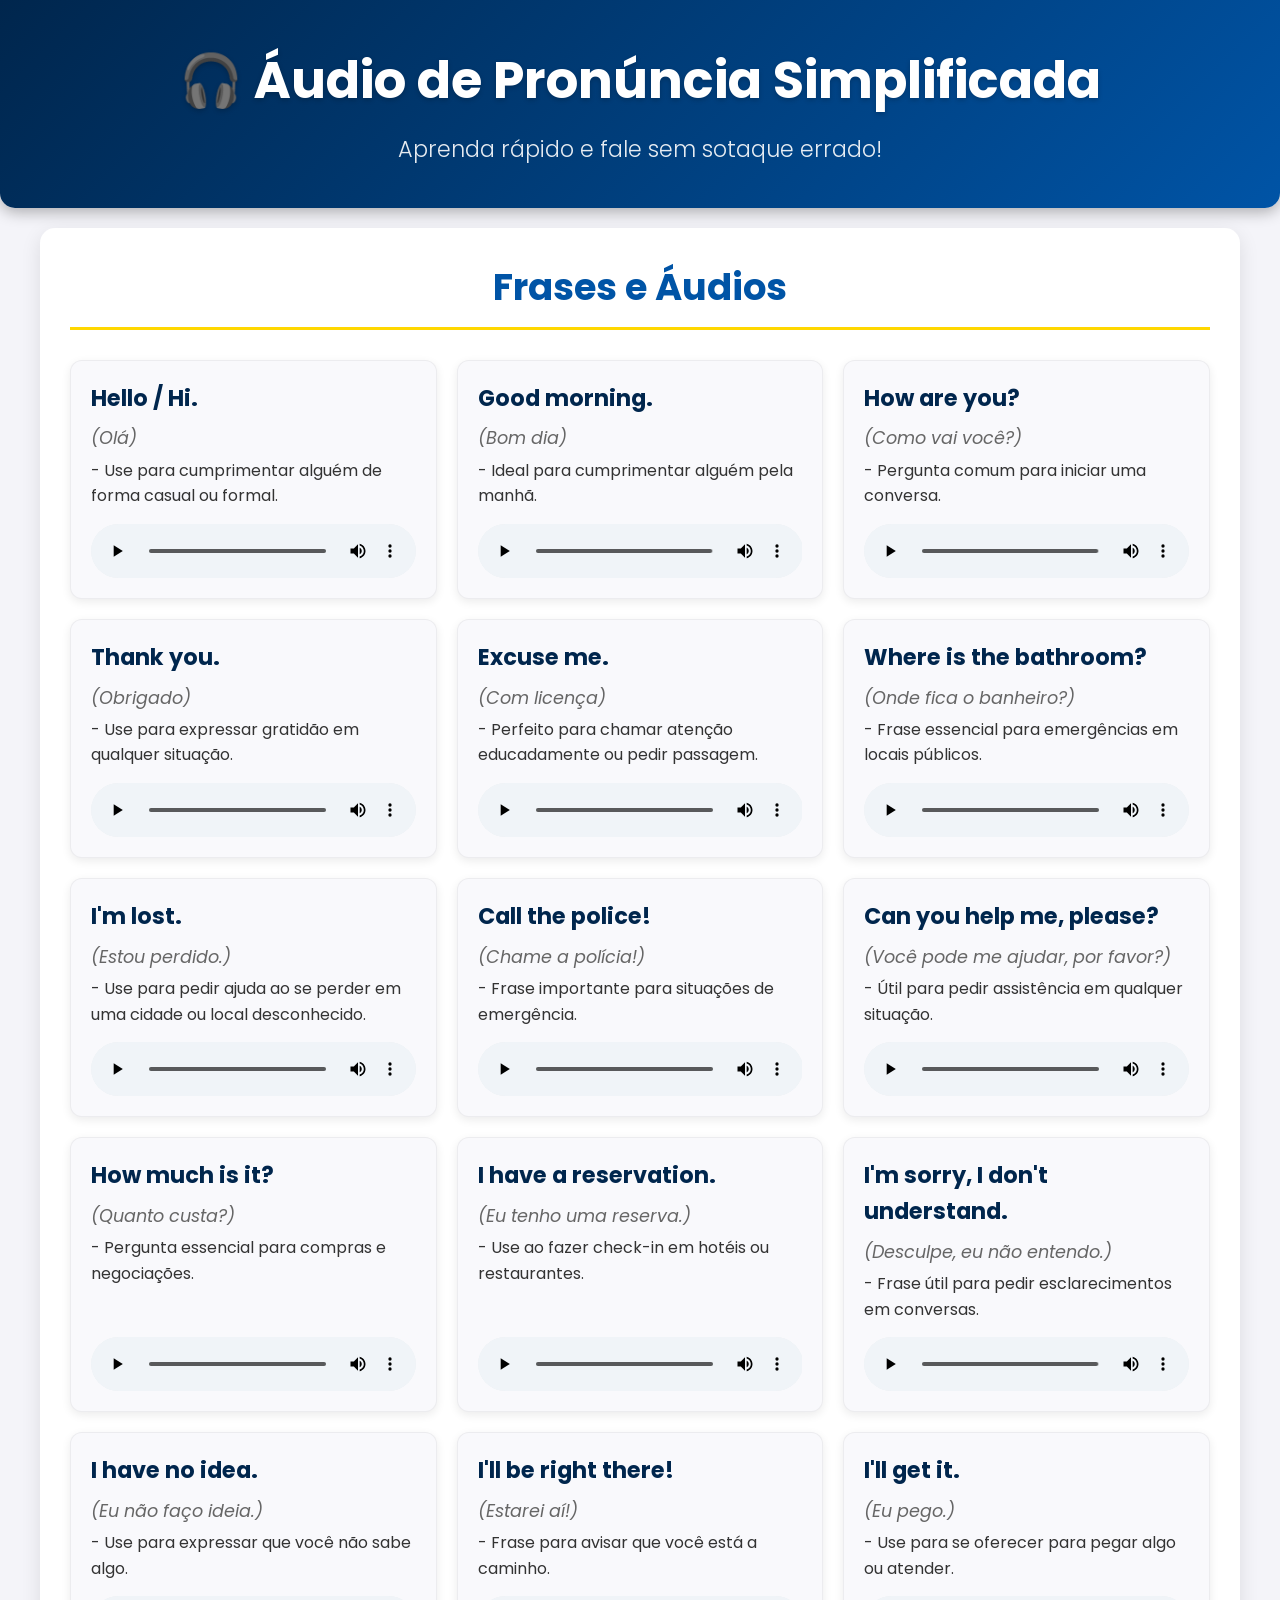
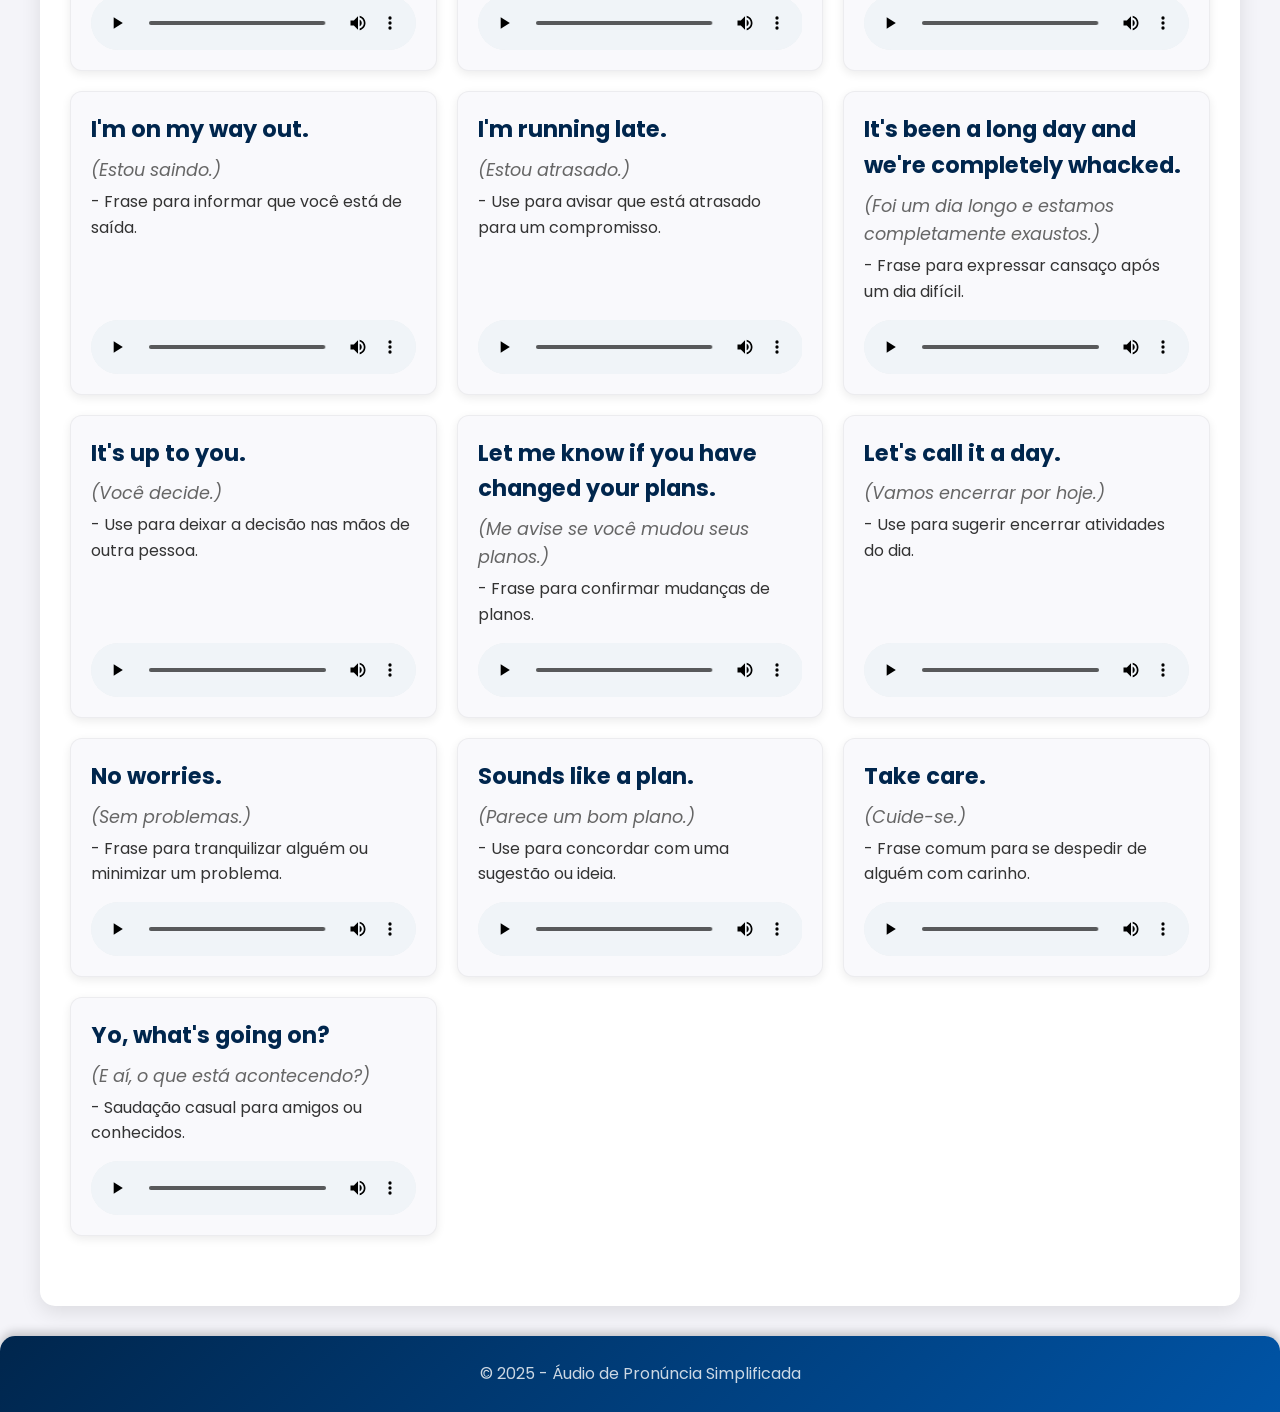
<file: bonus1.html>
<!DOCTYPE html>
<html lang="pt-BR">
<head>
    <meta charset="UTF-8">
    <meta name="viewport" content="width=device-width, initial-scale=1.0">
    <title>🎧 Áudio de Pronúncia Simplificada</title>
    <link rel="stylesheet" href="bonus1.css">
</head>
<body>
    <header>
        <h1>🎧 Áudio de Pronúncia Simplificada</h1>
        <p>Aprenda rápido e fale sem sotaque errado!</p>
    </header>
    <main>
        <section>
            <h2>Frases e Áudios</h2>
            <ul>
                <li>
                    <p><strong>Hello / Hi.</strong> <em>(Olá)</em> - Use para cumprimentar alguém de forma casual ou formal.</p>
                    <audio controls>
                        <source src="pronunciation_en_hello (1).mp3" type="audio/mpeg">
                        Seu navegador não suporta o elemento de áudio.
                    </audio>
                </li>
                <li>
                    <p><strong>Good morning.</strong> <em>(Bom dia)</em> - Ideal para cumprimentar alguém pela manhã.</p>
                    <audio controls>
                        <source src="pronunciation_en_good_morning (1).mp3" type="audio/mpeg">
                        Seu navegador não suporta o elemento de áudio.
                    </audio>
                </li>
                <li>
                    <p><strong>How are you?</strong> <em>(Como vai você?)</em> - Pergunta comum para iniciar uma conversa.</p>
                    <audio controls>
                        <source src="pronunciation_en_how_are_you_.mp3" type="audio/mpeg">
                        Seu navegador não suporta o elemento de áudio.
                    </audio>
                </li>
                <li>
                    <p><strong>Thank you.</strong> <em>(Obrigado)</em> - Use para expressar gratidão em qualquer situação.</p>
                    <audio controls>
                        <source src="pronunciation_en_thank_you.mp3" type="audio/mpeg">
                        Seu navegador não suporta o elemento de áudio.
                    </audio>
                </li>
                <li>
                    <p><strong>Excuse me.</strong> <em>(Com licença)</em> - Perfeito para chamar atenção educadamente ou pedir passagem.</p>
                    <audio controls>
                        <source src="pronunciation_en_excuse_me.mp3" type="audio/mpeg">
                        Seu navegador não suporta o elemento de áudio.
                    </audio>
                </li>
                <li>
                    <p><strong>Where is the bathroom?</strong> <em>(Onde fica o banheiro?)</em> - Frase essencial para emergências em locais públicos.</p>
                    <audio controls>
                        <source src="pronunciation_en_where_is_the_bathroom_.mp3" type="audio/mpeg">
                        Seu navegador não suporta o elemento de áudio.
                    </audio>
                </li>
                <li>
                    <p><strong>I'm lost.</strong> <em>(Estou perdido.)</em> - Use para pedir ajuda ao se perder em uma cidade ou local desconhecido.</p>
                    <audio controls>
                        <source src="pronunciation_en_i'm_lost.mp3" type="audio/mpeg">
                        Seu navegador não suporta o elemento de áudio.
                    </audio>
                </li>
                <li>
                    <p><strong>Call the police!</strong> <em>(Chame a polícia!)</em> - Frase importante para situações de emergência.</p>
                    <audio controls>
                        <source src="pronunciation_en_call_the_police!.mp3" type="audio/mpeg">
                        Seu navegador não suporta o elemento de áudio.
                    </audio>
                </li>
                <li>
                    <p><strong>Can you help me, please?</strong> <em>(Você pode me ajudar, por favor?)</em> - Útil para pedir assistência em qualquer situação.</p>
                    <audio controls>
                        <source src="pronunciation_en_can_you_help_me,_please_.mp3" type="audio/mpeg">
                        Seu navegador não suporta o elemento de áudio.
                    </audio>
                </li>
                <li>
                    <p><strong>How much is it?</strong> <em>(Quanto custa?)</em> - Pergunta essencial para compras e negociações.</p>
                    <audio controls>
                        <source src="pronunciation_en_how_much_is_it_.mp3" type="audio/mpeg">
                        Seu navegador não suporta o elemento de áudio.
                    </audio>
                </li>
                <li>
                    <p><strong>I have a reservation.</strong> <em>(Eu tenho uma reserva.)</em> - Use ao fazer check-in em hotéis ou restaurantes.</p>
                    <audio controls>
                        <source src="pronunciation_en_i_have_a_reservation.mp3" type="audio/mpeg">
                        Seu navegador não suporta o elemento de áudio.
                    </audio>
                </li>
                <li>
                    <p><strong>I'm sorry, I don't understand.</strong> <em>(Desculpe, eu não entendo.)</em> - Frase útil para pedir esclarecimentos em conversas.</p>
                    <audio controls>
                        <source src="pronunciation_en_i'm_sorry,_i_don't_understand..mp3" type="audio/mpeg">
                        Seu navegador não suporta o elemento de áudio.
                    </audio>
                </li>
                <li>
                    <p><strong>I have no idea.</strong> <em>(Eu não faço ideia.)</em> - Use para expressar que você não sabe algo.</p>
                    <audio controls>
                        <source src="pronunciation_en_i_have_no_idea.mp3" type="audio/mpeg">
                        Seu navegador não suporta o elemento de áudio.
                    </audio>
                </li>
                <li>
                    <p><strong>I'll be right there!</strong> <em>(Estarei aí!)</em> - Frase para avisar que você está a caminho.</p>
                    <audio controls>
                        <source src="pronunciation_en_i'll_be_right_there!.mp3" type="audio/mpeg">
                        Seu navegador não suporta o elemento de áudio.
                    </audio>
                </li>
                <li>
                    <p><strong>I'll get it.</strong> <em>(Eu pego.)</em> - Use para se oferecer para pegar algo ou atender.</p>
                    <audio controls>
                        <source src="pronunciation_en_i’ll_get_it..mp3" type="audio/mpeg">
                        Seu navegador não suporta o elemento de áudio.
                    </audio>
                </li>
                <li>
                    <p><strong>I'm on my way out.</strong> <em>(Estou saindo.)</em> - Frase para informar que você está de saída.</p>
                    <audio controls>
                        <source src="pronunciation_en_i'm_on_my_way_out..mp3" type="audio/mpeg">
                        Seu navegador não suporta o elemento de áudio.
                    </audio>
                </li>
                <li>
                    <p><strong>I'm running late.</strong> <em>(Estou atrasado.)</em> - Use para avisar que está atrasado para um compromisso.</p>
                    <audio controls>
                        <source src="pronunciation_en_i'm_running_late..mp3" type="audio/mpeg">
                        Seu navegador não suporta o elemento de áudio.
                    </audio>
                </li>
                <li>
                    <p><strong>It's been a long day and we're completely whacked.</strong> <em>(Foi um dia longo e estamos completamente exaustos.)</em> - Frase para expressar cansaço após um dia difícil.</p>
                    <audio controls>
                        <source src="pronunciation_en_it's_been_a_long_day_and_we're_completely_whacked..mp3" type="audio/mpeg">
                        Seu navegador não suporta o elemento de áudio.
                    </audio>
                </li>
                <li>
                    <p><strong>It's up to you.</strong> <em>(Você decide.)</em> - Use para deixar a decisão nas mãos de outra pessoa.</p>
                    <audio controls>
                        <source src="pronunciation_en_it's_up_to_you..mp3" type="audio/mpeg">
                        Seu navegador não suporta o elemento de áudio.
                    </audio>
                </li>
                <li>
                    <p><strong>Let me know if you have changed your plans.</strong> <em>(Me avise se você mudou seus planos.)</em> - Frase para confirmar mudanças de planos.</p>
                    <audio controls>
                        <source src="pronunciation_en_let_me_know_if_you_have_changed_your_plans..mp3" type="audio/mpeg">
                        Seu navegador não suporta o elemento de áudio.
                    </audio>
                </li>
                <li>
                    <p><strong>Let's call it a day.</strong> <em>(Vamos encerrar por hoje.)</em> - Use para sugerir encerrar atividades do dia.</p>
                    <audio controls>
                        <source src="pronunciation_en_let's_call_it_a_day..mp3" type="audio/mpeg">
                        Seu navegador não suporta o elemento de áudio.
                    </audio>
                </li>
                <li>
                    <p><strong>No worries.</strong> <em>(Sem problemas.)</em> - Frase para tranquilizar alguém ou minimizar um problema.</p>
                    <audio controls>
                        <source src="pronunciation_en_no_worries.mp3" type="audio/mpeg">
                        Seu navegador não suporta o elemento de áudio.
                    </audio>
                </li>
                <li>
                    <p><strong>Sounds like a plan.</strong> <em>(Parece um bom plano.)</em> - Use para concordar com uma sugestão ou ideia.</p>
                    <audio controls>
                        <source src="pronunciation_en_sounds_like_a_plan..mp3" type="audio/mpeg">
                        Seu navegador não suporta o elemento de áudio.
                    </audio>
                </li>
                <li>
                    <p><strong>Take care.</strong> <em>(Cuide-se.)</em> - Frase comum para se despedir de alguém com carinho.</p>
                    <audio controls>
                        <source src="pronunciation_en_take_care..mp3" type="audio/mpeg">
                        Seu navegador não suporta o elemento de áudio.
                    </audio>
                </li>
                <li>
                    <p><strong>Yo, what's going on?</strong> <em>(E aí, o que está acontecendo?)</em> - Saudação casual para amigos ou conhecidos.</p>
                    <audio controls>
                        <source src="pronunciation_en_yo,_what's_going_on_.mp3" type="audio/mpeg">
                        Seu navegador não suporta o elemento de áudio.
                    </audio>
                </li>
            </ul>
        </section>
    </main>
    <footer>
        <p>© 2025 - Áudio de Pronúncia Simplificada</p>
    </footer>
</body>
</html>
</file>
<file: bonus1.css>
/* Updated styles for Bonus 1 Audio Page */
@import url('https://fonts.googleapis.com/css2?family=Poppins:wght@300;400;500;600;700&display=swap');

:root {
    --primary-color: #0054a6;
    --secondary-color: #FFD700;
    --dark-color: #00264d;
    --text-color: #333;
    --light-bg: #f4f4f9;
    --card-bg: #f9f9fc;
    --white: #fff;
    --shadow-sm: 0 3px 10px rgba(0, 0, 0, 0.08);
    --shadow-md: 0 6px 20px rgba(0, 0, 0, 0.1);
    --shadow-lg: 0 8px 20px rgba(0, 0, 0, 0.15);
    --border-radius: 15px;
    --transition: all 0.3s ease;
}

* {
    box-sizing: border-box;
    margin: 0;
    padding: 0;
}

body {
    font-family: 'Poppins', sans-serif;
    background-color: var(--light-bg);
    color: var(--text-color);
    margin: 0;
    padding: 0;
    line-height: 1.6;
}

header {
    background: linear-gradient(135deg, var(--dark-color), var(--primary-color));
    color: var(--white);
    text-align: center;
    padding: 40px 20px;
    border-radius: 0 0 var(--border-radius) var(--border-radius);
    box-shadow: 0 4px 15px rgba(0, 0, 0, 0.3);
}

header h1 {
    font-size: 3.2rem;
    margin: 0;
    text-shadow: 0 2px 5px rgba(0, 0, 0, 0.2);
    animation: fadeIn 1s ease-in-out;
}

@keyframes fadeIn {
    from { opacity: 0; transform: translateY(-20px); }
    to { opacity: 1; transform: translateY(0); }
}

header p {
    font-size: 1.4rem;
    margin: 10px 0 0;
    opacity: 0.9;
    font-weight: 300;
}

main {
    padding: 30px;
    max-width: 1200px;
    margin: 20px auto;
    background: var(--white);
    border-radius: var(--border-radius);
    box-shadow: var(--shadow-md);
}

section {
    margin-bottom: 40px;
}

section h2 {
    font-size: 2.3rem;
    color: var(--primary-color);
    margin-bottom: 30px;
    border-bottom: 3px solid var(--secondary-color);
    padding-bottom: 10px;
    text-align: center;
    position: relative;
}

section h2::after {
    content: '';
    position: absolute;
    width: 80px;
    height: 3px;
    background: var(--secondary-color);
    bottom: -3px;
    left: calc(50% - 40px);
}

#search-box {
    margin-bottom: 30px;
    display: flex;
    justify-content: center;
    position: relative;
}

#search-input {
    padding: 12px 15px 12px 40px;
    width: 100%;
    max-width: 500px;
    border: 2px solid #ddd;
    border-radius: 30px;
    font-size: 1rem;
    outline: none;
    transition: var(--transition);
    font-family: 'Poppins', sans-serif;
    background-image: url('data:image/svg+xml,<svg xmlns="http://www.w3.org/2000/svg" width="16" height="16" viewBox="0 0 24 24" fill="none" stroke="currentColor" stroke-width="2" stroke-linecap="round" stroke-linejoin="round"><circle cx="11" cy="11" r="8"></circle><line x1="21" y1="21" x2="16.65" y2="16.65"></line></svg>');
    background-repeat: no-repeat;
    background-position: 15px center;
    background-size: 16px;
}

#search-input:focus {
    border-color: var(--primary-color);
    box-shadow: 0 0 8px rgba(0, 84, 166, 0.4);
}

.filters {
    display: flex;
    justify-content: center;
    margin-bottom: 20px;
    flex-wrap: wrap;
    gap: 8px;
}

.filter-btn {
    background: #f0f0f0;
    border: none;
    padding: 8px 15px;
    border-radius: 20px;
    cursor: pointer;
    font-family: 'Poppins', sans-serif;
    transition: var(--transition);
    font-size: 0.9rem;
}

.filter-btn:hover, .filter-btn.active {
    background: var(--primary-color);
    color: white;
    box-shadow: var(--shadow-sm);
}

filter-btn:focus {
    outline: 2px solid var(--primary-color);
    outline-offset: 2px;
}

ul {
    list-style: none;
    padding: 0;
    display: grid;
    grid-template-columns: repeat(auto-fill, minmax(300px, 1fr));
    gap: 20px;
}

li {
    background: var(--card-bg);
    padding: 20px;
    border-radius: 12px;
    box-shadow: var(--shadow-sm);
    transition: var(--transition);
    display: flex;
    flex-direction: column;
    border: 1px solid rgba(0, 0, 0, 0.05);
}

li:hover {
    transform: translateY(-5px);
    box-shadow: var(--shadow-lg);
}

li:focus-within {
    outline: 2px solid var(--primary-color);
    outline-offset: 2px;
}

li p {
    margin: 0 0 15px 0;
}

li strong {
    display: block;
    font-size: 1.4rem;
    color: var(--dark-color);
    margin-bottom: 8px;
}

li em {
    font-size: 1.1rem;
    color: #666;
    display: block;
    margin-bottom: 5px;
}

li .phrase-description {
    font-size: 0.95rem;
    margin-bottom: 15px;
    line-height: 1.5;
}

audio {
    width: 100%;
    margin-top: auto;
    border-radius: 8px;
    outline: none;
}

audio::-webkit-media-controls-panel {
    background-color: #f0f4f8;
}

audio:focus {
    outline: 2px solid var(--primary-color);
    outline-offset: 2px;
}

.repeat-btn {
    background: var(--primary-color);
    color: white;
    border: none;
    border-radius: 5px;
    padding: 8px 12px;
    margin-top: 8px;
    cursor: pointer;
    font-family: 'Poppins', sans-serif;
    font-size: 0.9rem;
    transition: var(--transition);
    display: flex;
    align-items: center;
    justify-content: center;
    gap: 5px;
}

.repeat-btn:hover {
    background: var(--dark-color);
    transform: translateY(-2px);
}

.repeat-btn:focus {
    outline: 2px solid var(--primary-color);
    outline-offset: 2px;
}

.repeat-btn.playing {
    background: #ff9800;
}

.tooltip {
    position: relative;
    display: inline-block;
    margin-left: 5px;
    cursor: pointer;
}

.tooltip .tooltiptext {
    visibility: hidden;
    width: 200px;
    background-color: #333;
    color: #fff;
    text-align: center;
    border-radius: 6px;
    padding: 5px;
    position: absolute;
    z-index: 1;
    bottom: 125%;
    left: 50%;
    transform: translateX(-50%);
    opacity: 0;
    transition: opacity 0.3s;
    font-size: 0.8rem;
}

.tooltip:hover .tooltiptext {
    visibility: visible;
    opacity: 1;
}

#no-results {
    padding: 20px;
    text-align: center;
    font-size: 1.2rem;
    color: #666;
    background: #f8f8f8;
    border-radius: 10px;
    margin: 20px auto;
    max-width: 500px;
}

footer {
    text-align: center;
    padding: 25px;
    background: linear-gradient(135deg, var(--dark-color), var(--primary-color));
    color: white;
    border-radius: 15px 15px 0 0;
    box-shadow: 0 -4px 10px rgba(0, 0, 0, 0.2);
    margin-top: 30px;
}

footer p {
    margin: 0;
    font-size: 1rem;
    opacity: 0.8;
}

.back-to-top {
    position: fixed;
    bottom: 20px;
    right: 20px;
    background: var(--primary-color);
    color: white;
    width: 50px;
    height: 50px;
    border-radius: 50%;
    display: flex;
    justify-content: center;
    align-items: center;
    text-decoration: none;
    box-shadow: 0 2px 10px rgba(0, 0, 0, 0.2);
    opacity: 0;
    transition: var(--transition);
    font-size: 1.5rem;
    pointer-events: none;
    z-index: 100;
}

.back-to-top.visible {
    opacity: 1;
    pointer-events: auto;
}

.back-to-top:hover {
    background: var(--dark-color);
    transform: translateY(-3px);
    box-shadow: 0 5px 15px rgba(0, 0, 0, 0.3);
}

.back-to-top:focus {
    outline: 2px solid white;
    outline-offset: 2px;
}

.category-label {
    display: inline-block;
    background: var(--secondary-color);
    padding: 3px 8px;
    border-radius: 12px;
    font-size: 0.75rem;
    margin-bottom: 8px;
    color: var(--dark-color);
    font-weight: 600;
    align-self: flex-start;
}

/* Estilos do botão de atalhos de teclado */
.keyboard-shortcuts {
    margin-top: 15px;
}

#show-shortcuts {
    background: rgba(255, 255, 255, 0.2);
    border: 1px solid rgba(255, 255, 255, 0.4);
    color: white;
    padding: 8px 15px;
    border-radius: 20px;
    font-size: 0.9rem;
    cursor: pointer;
    transition: all 0.2s ease;
    font-family: 'Poppins', sans-serif;
    display: flex;
    align-items: center;
    gap: 5px;
    margin: 0 auto;
}

#show-shortcuts:hover {
    background: rgba(255, 255, 255, 0.3);
    transform: translateY(-2px);
}

#show-shortcuts i {
    font-size: 1.1rem;
}

/* Estilos do modal */
.modal {
    display: none;
    position: fixed;
    z-index: 1000;
    left: 0;
    top: 0;
    width: 100%;
    height: 100%;
    background-color: rgba(0, 0, 0, 0.7);
    opacity: 0;
    transition: opacity 0.3s ease;
}

.modal.active {
    display: flex;
    align-items: center;
    justify-content: center;
    opacity: 1;
}

.modal-content {
    background: white;
    padding: 25px;
    border-radius: 10px;
    max-width: 500px;
    width: 90%;
    position: relative;
    box-shadow: 0 5px 30px rgba(0, 0, 0, 0.3);
    transform: translateY(-20px);
    transition: transform 0.3s ease;
}

.modal.active .modal-content {
    transform: translateY(0);
}

.close-modal {
    position: absolute;
    top: 15px;
    right: 20px;
    font-size: 1.8rem;
    cursor: pointer;
    color: #777;
    line-height: 1;
    transition: color 0.2s;
}

.close-modal:hover {
    color: #333;
}

.modal-content h3 {
    color: var(--primary-color);
    margin-bottom: 20px;
    font-size: 1.5rem;
    border-bottom: 2px solid var(--secondary-color);
    padding-bottom: 10px;
}

.shortcuts-list {
    list-style: none;
    display: block;
    margin: 0;
    padding: 0;
}

.shortcuts-list li {
    margin-bottom: 12px;
    padding: 10px 15px;
    background: #f8f8f8;
    border-radius: 8px;
    box-shadow: none;
    transform: none;
    display: flex;
    align-items: center;
}

.shortcuts-list li:hover {
    transform: none;
    box-shadow: 0 2px 5px rgba(0, 0, 0, 0.1);
}

kbd {
    background-color: #eee;
    border-radius: 3px;
    border: 1px solid #b4b4b4;
    box-shadow: 0 1px 1px rgba(0, 0, 0, 0.2);
    color: #333;
    display: inline-block;
    font-size: 0.9rem;
    font-family: monospace;
    padding: 3px 6px;
    margin: 0 3px;
}

/* Melhorias de responsividade */
@media (max-width: 768px) {
    header h1 {
        font-size: 2.2rem;
    }
    
    header p {
        font-size: 1.1rem;
    }
    
    section h2 {
        font-size: 1.8rem;
    }
    
    ul {
        grid-template-columns: 1fr;
    }
    
    main {
        padding: 20px 15px;
        margin: 10px;
    }
    
    li strong {
        font-size: 1.2rem;
    }
    
    .filters {
        justify-content: space-between;
        padding: 0 10px;
    }
    
    .filter-btn {
        margin-bottom: 8px;
        font-size: 0.8rem;
        padding: 6px 12px;
        flex-grow: 1;
        flex-basis: 0;
        min-width: 0;
        white-space: nowrap;
        overflow: hidden;
        text-overflow: ellipsis;
    }
}

/* Melhorias para tamanhos de tela pequenos */
@media (max-width: 480px) {
    header h1 {
        font-size: 1.8rem;
    }
    
    header p {
        font-size: 1rem;
    }
    
    .filters {
        flex-wrap: nowrap;
        overflow-x: auto;
        padding-bottom: 10px;
        -webkit-overflow-scrolling: touch;
        scrollbar-width: thin;
    }
    
    .filter-btn {
        flex-grow: 0;
        flex-shrink: 0;
    }
    
    li {
        padding: 15px;
    }
    
    #search-input {
        font-size: 0.9rem;
    }
    
    audio {
        margin-bottom: 5px;
    }
}

/* Animações de carregamento */
@keyframes shimmer {
    0% {
        background-position: -200% 0;
    }
    100% {
        background-position: 200% 0;
    }
}

.loading {
    background: linear-gradient(90deg, #f0f0f0 25%, #e0e0e0 50%, #f0f0f0 75%);
    background-size: 200% 100%;
    animation: shimmer 1.5s infinite;
    border-radius: 4px;
    min-height: 20px;
}

/* Melhorias para acessibilidade e foco */
button:focus, a:focus, input:focus {
    outline: 2px solid var(--primary-color);
    outline-offset: 2px;
}

/* Estilo para o botão de repetição */
.repeat-btn i {
    margin-right: 5px;
}

/* Print styles */
@media print {
    body {
        background: white;
        font-size: 12pt;
    }
    
    header, footer, .back-to-top, audio, .repeat-btn, .filters, #search-box {
        display: none !important;
    }
    
    main {
        box-shadow: none;
        margin: 0;
        padding: 0;
    }
    
    li {
        break-inside: avoid;
        box-shadow: none;
        border: 1px solid #ddd;
        margin-bottom: 15px;
    }
    
    ul {
        display: block;
    }
}
</file>
